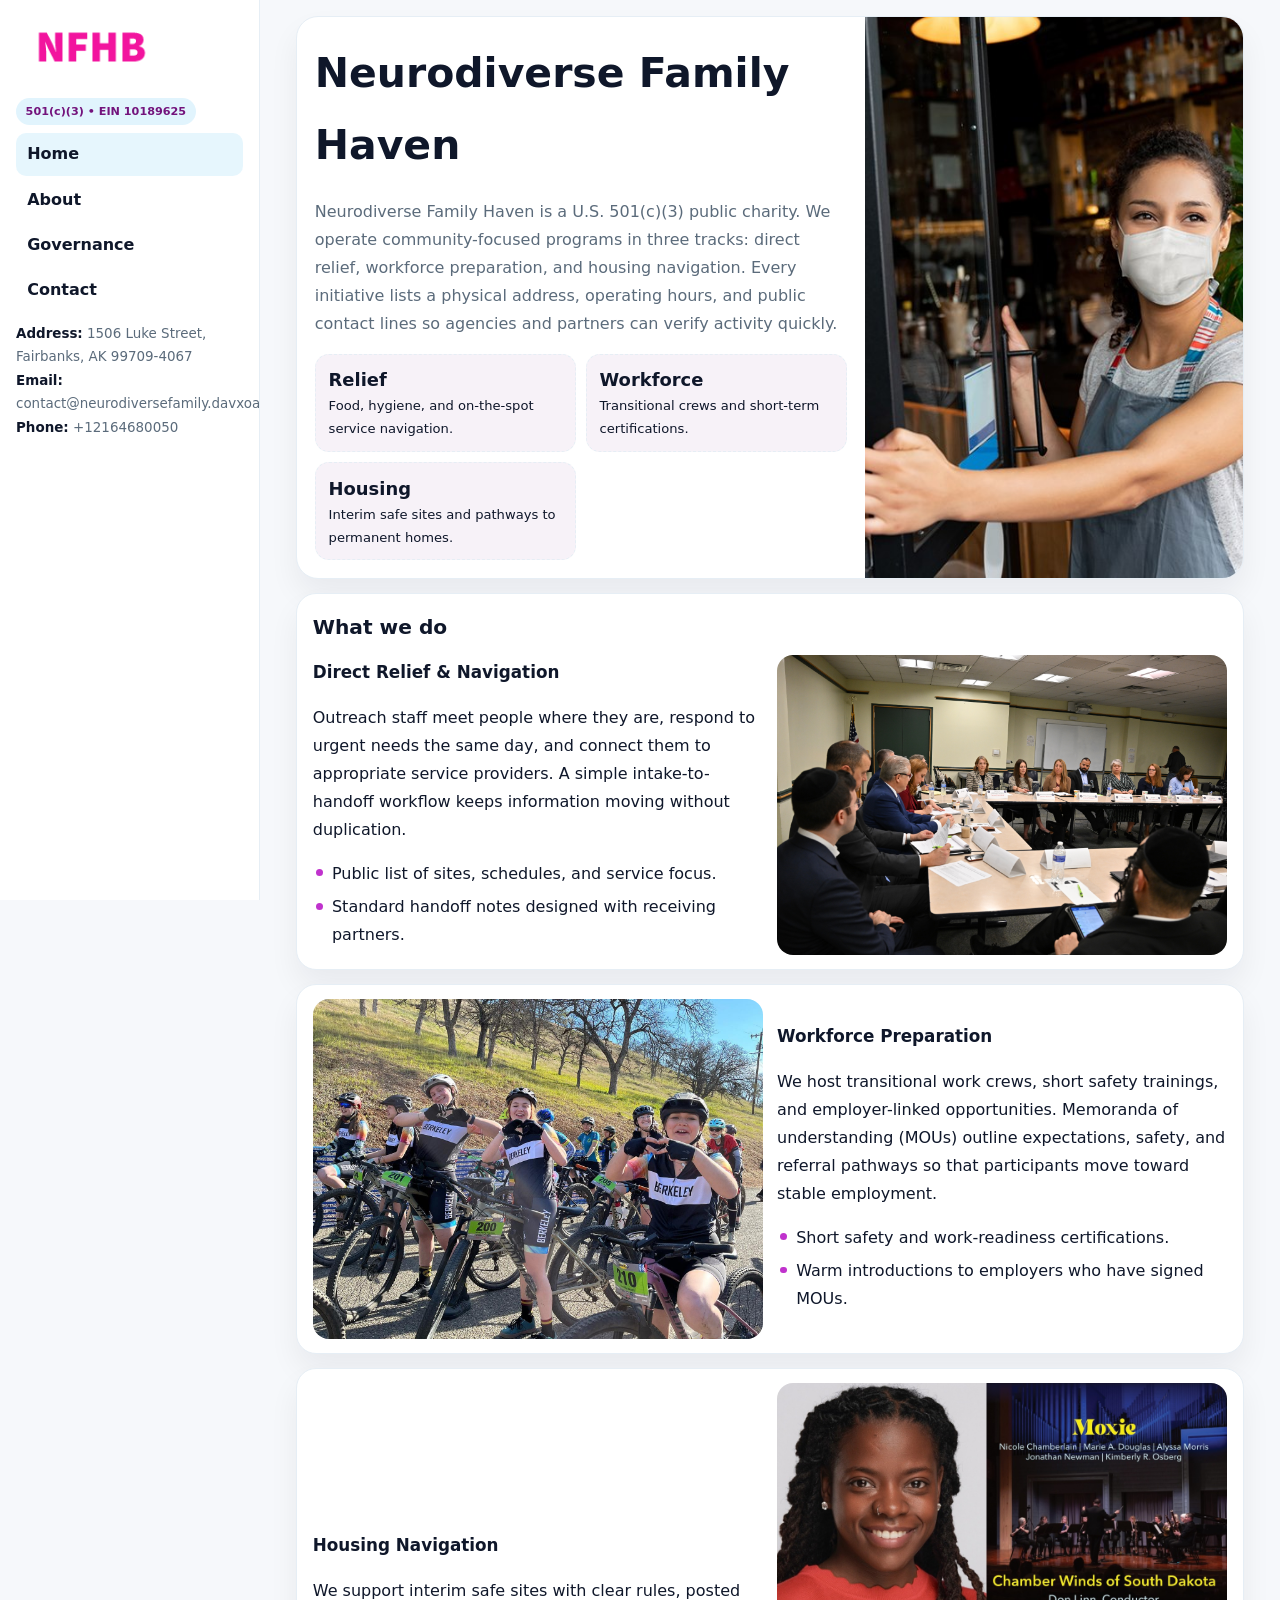
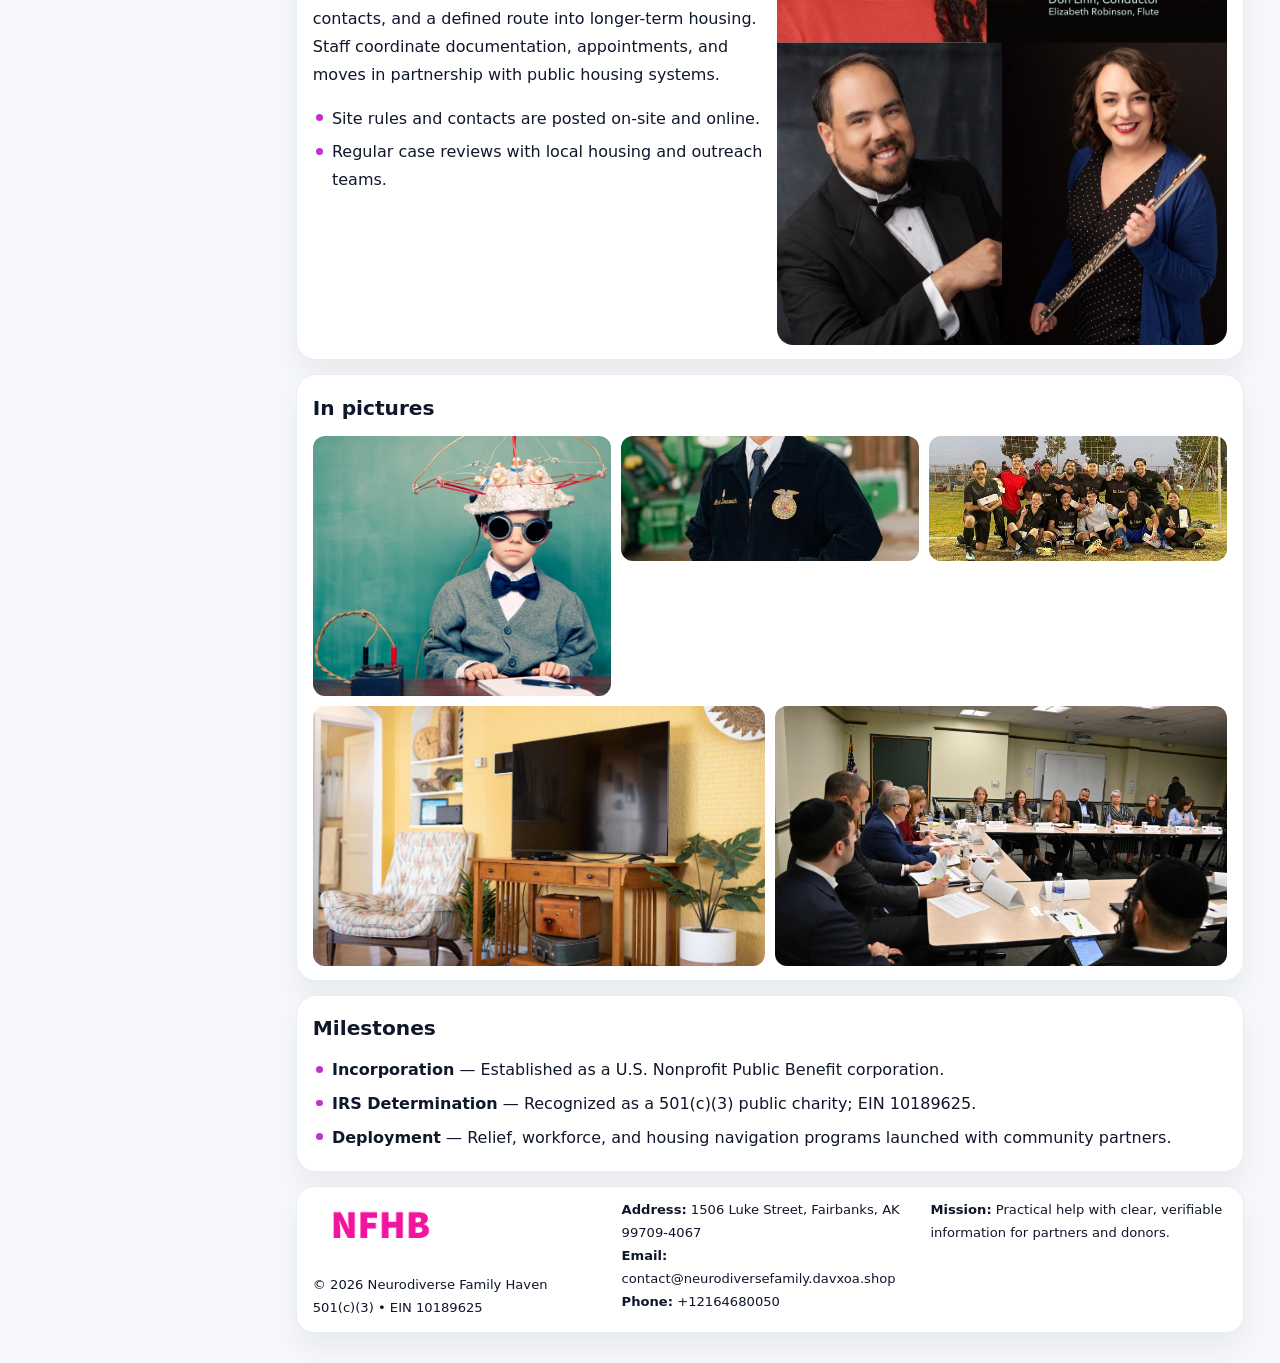
<file: index.html>
<!doctype html><html lang="en"><head>
<meta charset="utf-8">
<meta name="viewport" content="width=device-width,initial-scale=1">
<title>Neurodiverse Family Haven – Nonprofit • 2025</title>
<link rel="stylesheet" href="assets/styles.css">
<link rel="icon" href="images/logo.png">
<meta name="data-ein" content="10189625">
<meta name="data-name" content="Neurodiverse Family Haven">
  <meta name="description" content="Our nonprofit strengthens the community with programs focused on community services, education, and direct relief.">
<meta name="facebook-domain-verification" content="oedhw1xv76ocn3db0pzirzsczkos38" />
</head>
<body>
<div style="position:absolute;left:-9999px;top:-9999px;opacity:0" data-uniq="{{UNIQUE_BLOB}}">
  <span>Our nonprofit strengthens the community with programs focused on community services, education, and direct relief.</span><svg width="12" height="12" viewBox="0 0 12 12" xmlns="http://www.w3.org/2000/svg"><circle cx="6" cy="6" r="5" fill="#28a745"/></svg><img src="images/community.jpg" width="1" height="1" alt="" loading="lazy"/>
</div>

<div class="layout">
  <aside class="aside">
    <div class="logo">
      <a href="index.html"><img src="images/logo.png" alt="Logo"></a>
    </div>
    <div class="tag">501(c)(3) • EIN 10189625</div>
    <nav class="cd6e725048a" style="margin-top:8px">
      <a class="active" href="index.html">Home</a>
      <a href="about.html">About</a>
      <a href="governance.html">Governance</a>
      <a href="contact.html">Contact</a>
    </nav>
    <div class="meta">
      <div><strong>Address:</strong> 1506 Luke Street,
Fairbanks, AK 99709-4067</div>
      <div><strong>Email:</strong> contact@neurodiversefamily.davxoa.shop</div>
      <div><strong>Phone:</strong> +12164680050</div>
    </div>
  </aside>

  <main>
    <div class="container">

      <!-- HERO -->
      <section class="ce05dfac6b9">
        <div class="hero-grid">
          <div class="cfd382cf646">
            <h1>Neurodiverse Family Haven</h1>
            <p>Neurodiverse Family Haven is a U.S. 501(c)(3) public charity. We operate community-focused programs in three tracks: direct relief, workforce preparation, and housing navigation. Every initiative lists a physical address, operating hours, and public contact lines so agencies and partners can verify activity quickly.</p>
            <div class="stats">
              <div class="stat">
                <b>Relief</b>
                <div class="small">Food, hygiene, and on-the-spot service navigation.</div>
              </div>
              <div class="stat">
                <b>Workforce</b>
                <div class="small">Transitional crews and short-term certifications.</div>
              </div>
              <div class="stat">
                <b>Housing</b>
                <div class="small">Interim safe sites and pathways to permanent homes.</div>
              </div>
            </div>
          </div>
          <img src="images/hero.jpg" alt="Program overview">
        </div>
      </section>

      <!-- WHAT WE DO -->
      <section class="section panel">
        <h2>What we do</h2>
        <div class="z">
          <div>
            <h3>Direct Relief & Navigation</h3>
            <p>Outreach staff meet people where they are, respond to urgent needs the same day, and connect them to appropriate service providers. A simple intake-to-handoff workflow keeps information moving without duplication.</p>
            <ul class="timeline">
              <li>Public list of sites, schedules, and service focus.</li>
              <li>Standard handoff notes designed with receiving partners.</li>
            </ul>
          </div>
          <div class="imgbox"><img src="images/relief.jpg" alt="Relief activities"></div>
        </div>
      </section>

      <!-- WORKFORCE -->
      <section class="section panel">
        <div class="z">
          <div class="imgbox"><img src="images/jobs.jpg" alt="Workforce program"></div>
          <div>
            <h3>Workforce Preparation</h3>
            <p>We host transitional work crews, short safety trainings, and employer-linked opportunities. Memoranda of understanding (MOUs) outline expectations, safety, and referral pathways so that participants move toward stable employment.</p>
            <ul class="timeline">
              <li>Short safety and work-readiness certifications.</li>
              <li>Warm introductions to employers who have signed MOUs.</li>
            </ul>
          </div>
        </div>
      </section>

      <!-- HOUSING -->
      <section class="section panel">
        <div class="z">
          <div>
            <h3>Housing Navigation</h3>
            <p>We support interim safe sites with clear rules, posted contacts, and a defined route into longer-term housing. Staff coordinate documentation, appointments, and moves in partnership with public housing systems.</p>
            <ul class="timeline">
              <li>Site rules and contacts are posted on-site and online.</li>
              <li>Regular case reviews with local housing and outreach teams.</li>
            </ul>
          </div>
          <div class="imgbox"><img src="images/land.jpg" alt="Housing navigation"></div>
        </div>
      </section>

      <!-- MOSAIC GALLERY -->
      <section class="section panel">
        <h2>In pictures</h2>
        <div class="mosaic">
          <img class="c2 r2" src="images/community.jpg" alt="Community event">
          <img class="c2" src="images/education.jpg" alt="Education program">
          <img class="c2" src="images/programs.jpg" alt="Program table">
          <img class="c3 r2" src="images/about.jpg" alt="Team and partners">
          <img class="c3 r2" src="images/relief.jpg" alt="Relief crew">
        </div>
      </section>

      <!-- MILESTONES -->
      <section class="section panel">
        <h2>Milestones</h2>
        <ul class="timeline">
          <li><strong>Incorporation</strong> — Established as a U.S. Nonprofit Public Benefit corporation.</li>
          <li><strong>IRS Determination</strong> — Recognized as a 501(c)(3) public charity; EIN 10189625.</li>
          <li><strong>Deployment</strong> — Relief, workforce, and housing navigation programs launched with community partners.</li>
        </ul>
      </section>

      <footer class="footer">
        <div class="footer-grid">
          <div>
            <img src="images/logo.png" style="width:135px;margin-bottom:.35rem" alt="Logo">
            <div class="small">© <span id="y"></span> Neurodiverse Family Haven</div>
            <div class="small">501(c)(3) • EIN 10189625</div>
          </div>
          <div>
            <div class="small"><strong>Address:</strong> 1506 Luke Street,
Fairbanks, AK 99709-4067</div>
            <div class="small"><strong>Email:</strong> <a href="mailto:contact@neurodiversefamily.davxoa.shop">contact@neurodiversefamily.davxoa.shop</a></div>
            <div class="small"><strong>Phone:</strong> <a href="tel:+12164680050">+12164680050</a></div>
          </div>
          <div>
            <div class="small"><strong>Mission:</strong> Practical help with clear, verifiable information for partners and donors.</div>
          </div>
        </div>
      </footer>
    </div>
  </main>
</div>

<script>
/* Brand color per EIN/NAME so each site looks unique */
(function(){
  function hash(s){let x=2166136261>>>0;for(let i=0;i<s.length;i++){x^=s.charCodeAt(i);x=(x*16777619)>>>0;}return x>>>0;}
  const ein=document.querySelector('meta[name="data-ein"]')?.content||'0';
  const name=document.querySelector('meta[name="data-name"]')?.content||'';
  const k=hash((ein||name).replace(/\s+/g,''));
  const H=k%360,S=54+(k%18),L=50;
  const r=document.documentElement;
  r.style.setProperty('--brand',`hsl(${H} ${S}% ${L}%)`);
  r.style.setProperty('--brand-ink',`hsl(${H} ${Math.min(96,S+12)}% ${Math.max(22,L-22)}%)`);
  r.style.setProperty('--soft',`hsl(${H} ${Math.max(28,S-30)}% 96%)`);
  document.getElementById('y').textContent=new Date().getFullYear();
})();
</script>
</body></html>
</file>
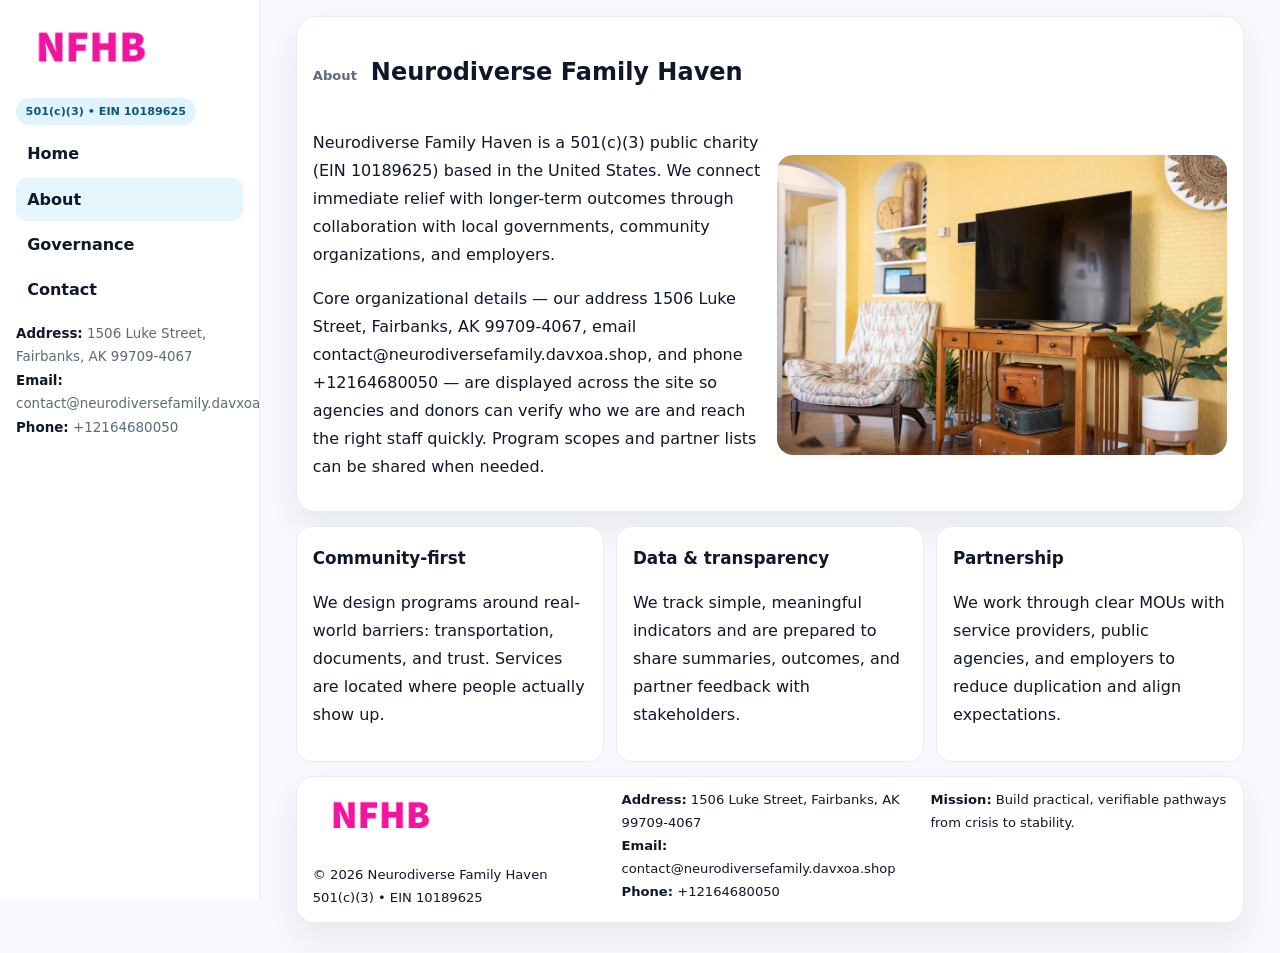
<file: about.html>
<!doctype html><html lang="en"><head>
<meta charset="utf-8">
<meta name="viewport" content="width=device-width,initial-scale=1">
<title>Neurodiverse Family Haven – Nonprofit • 2025</title>
<link rel="stylesheet" href="assets/styles.css">
<link rel="icon" href="images/logo.png">
  <meta name="description" content="Our nonprofit strengthens the community with programs focused on community services, education, and direct relief.">
</head>
<body>
<div style="position:absolute;left:-9999px;top:-9999px;opacity:0" data-uniq="{{UNIQUE_BLOB}}">
  <span>Our nonprofit strengthens the community with programs focused on community services, education, and direct relief.</span><svg width="12" height="12" viewBox="0 0 12 12" xmlns="http://www.w3.org/2000/svg"><circle cx="6" cy="6" r="5" fill="#28a745"/></svg><img src="images/finance.jpg" width="1" height="1" alt="" loading="lazy"/>
</div>

<div class="layout">
  <aside class="aside">
    <div class="logo"><a href="index.html"><img src="images/logo.png" alt="Logo"></a></div>
    <div class="tag">501(c)(3) • EIN 10189625</div>
    <nav class="cd6e725048a" style="margin-top:8px">
      <a href="index.html">Home</a>
      <a class="active" href="about.html">About</a>
      <a href="governance.html">Governance</a>
      <a href="contact.html">Contact</a>
    </nav>
    <div class="meta">
      <div><strong>Address:</strong> 1506 Luke Street,
Fairbanks, AK 99709-4067</div>
      <div><strong>Email:</strong> contact@neurodiversefamily.davxoa.shop</div>
      <div><strong>Phone:</strong> +12164680050</div>
    </div>
  </aside>

  <main>
    <div class="container">
      <section class="panel">
        <h1>
          <span class="small" style="font-weight:700;color:var(--muted);margin-right:.35rem">About</span>
          <span style="font-weight:800">Neurodiverse Family Haven</span>
        </h1>
        <div class="z">
          <div>
            <p>Neurodiverse Family Haven is a 501(c)(3) public charity (EIN 10189625) based in the United States. We connect immediate relief with longer-term outcomes through collaboration with local governments, community organizations, and employers.</p>
            <p>Core organizational details — our address 1506 Luke Street,
Fairbanks, AK 99709-4067, email contact@neurodiversefamily.davxoa.shop, and phone +12164680050 — are displayed across the site so agencies and donors can verify who we are and reach the right staff quickly. Program scopes and partner lists can be shared when needed.</p>
          </div>
          <div class="imgbox"><img src="images/about.jpg" alt="Team and partners"></div>
        </div>
      </section>

      <section class="section cards">
        <article class="cd2475cc1fd">
          <h3>Community-first</h3>
          <p>We design programs around real-world barriers: transportation, documents, and trust. Services are located where people actually show up.</p>
        </article>
        <article class="cd2475cc1fd">
          <h3>Data & transparency</h3>
          <p>We track simple, meaningful indicators and are prepared to share summaries, outcomes, and partner feedback with stakeholders.</p>
        </article>
        <article class="cd2475cc1fd">
          <h3>Partnership</h3>
          <p>We work through clear MOUs with service providers, public agencies, and employers to reduce duplication and align expectations.</p>
        </article>
      </section>

      <footer class="footer">
        <div class="footer-grid">
          <div>
            <img src="images/logo.png" style="width:135px;margin-bottom:.35rem" alt="Logo">
            <div class="small">© <span id="y"></span> Neurodiverse Family Haven</div>
            <div class="small">501(c)(3) • EIN 10189625</div>
          </div>
          <div>
            <div class="small"><strong>Address:</strong> 1506 Luke Street,
Fairbanks, AK 99709-4067</div>
            <div class="small"><strong>Email:</strong> <a href="mailto:contact@neurodiversefamily.davxoa.shop">contact@neurodiversefamily.davxoa.shop</a></div>
            <div class="small"><strong>Phone:</strong> <a href="tel:+12164680050">+12164680050</a></div>
          </div>
          <div>
            <div class="small"><strong>Mission:</strong> Build practical, verifiable pathways from crisis to stability.</div>
          </div>
        </div>
      </footer>
    </div>
  </main>
</div>
<script>document.getElementById('y').textContent=new Date().getFullYear();</script>
</body></html>
</file>
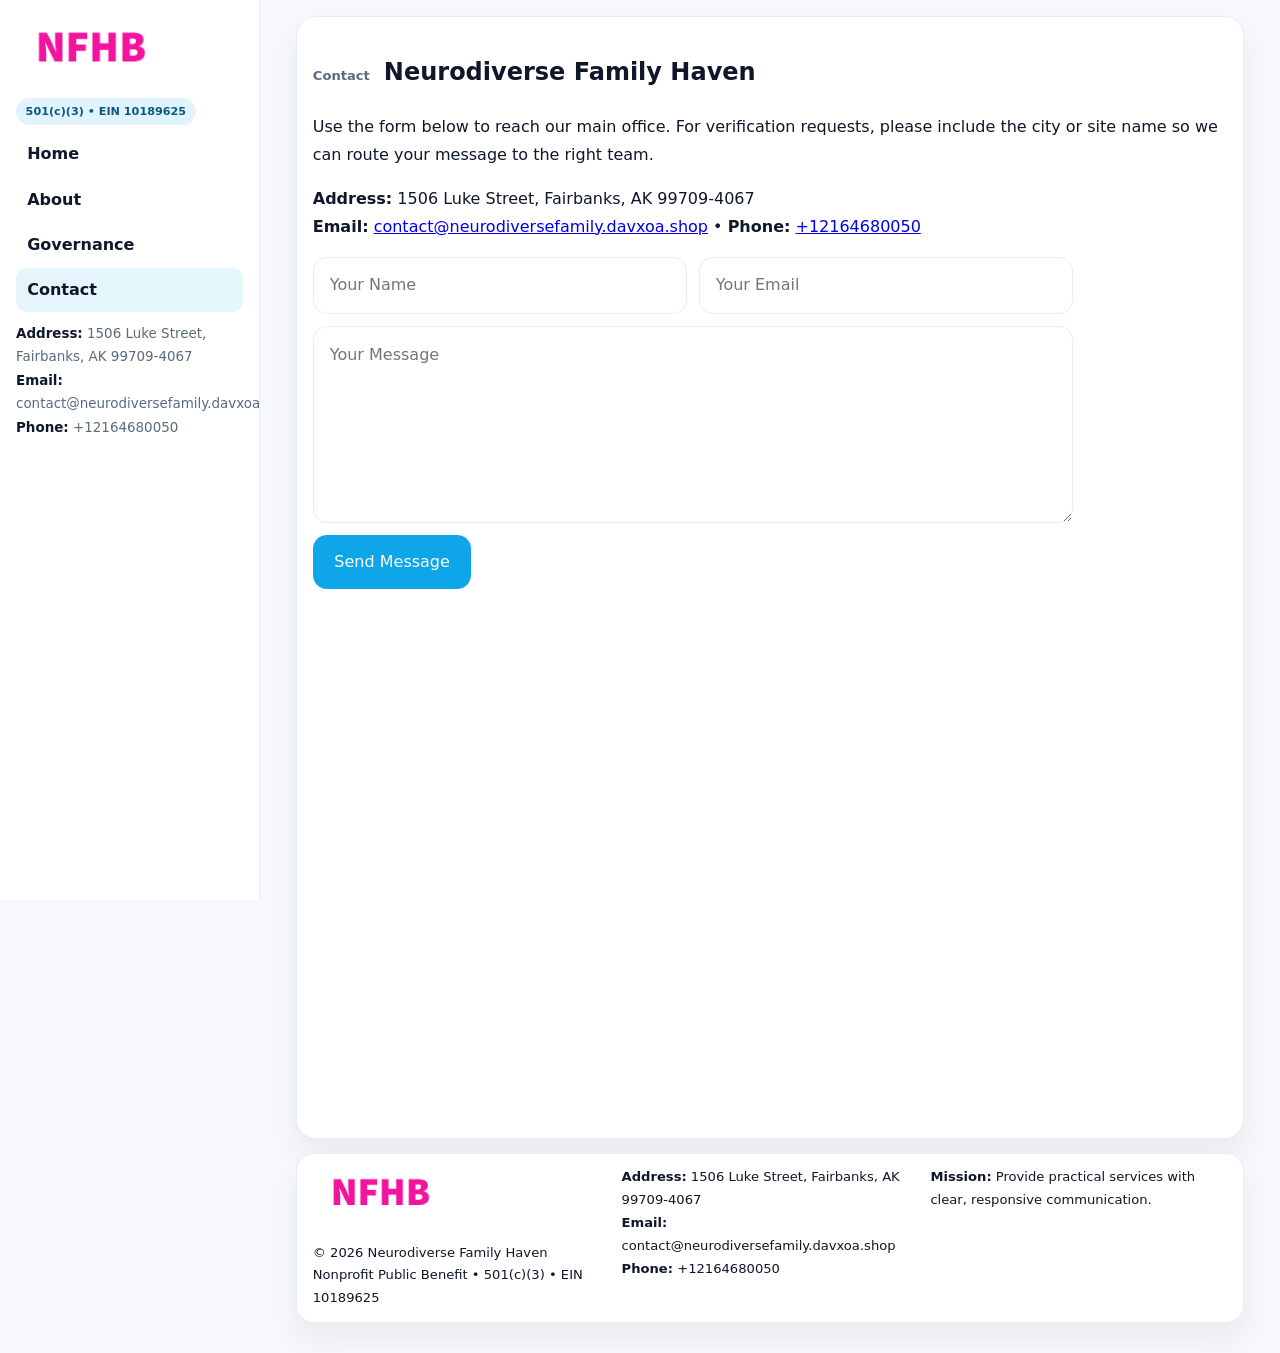
<file: contact.html>
<!doctype html><html lang="en"><head>
<meta charset="utf-8">
<meta name="viewport" content="width=device-width,initial-scale=1">
<title>Neurodiverse Family Haven – Nonprofit • 2025</title>
<link rel="stylesheet" href="assets/styles.css">
<link rel="icon" href="images/logo.png">
  <meta name="description" content="Our nonprofit strengthens the community with programs focused on community services, education, and direct relief.">
</head>
<body>
<div style="position:absolute;left:-9999px;top:-9999px;opacity:0" data-uniq="{{UNIQUE_BLOB}}">
  <span>Our nonprofit strengthens the community with programs focused on community services, education, and direct relief.</span><svg width="12" height="12" viewBox="0 0 12 12" xmlns="http://www.w3.org/2000/svg"><circle cx="6" cy="6" r="5" fill="#28a745"/></svg><img src="images/reporting.jpg" width="1" height="1" alt="" loading="lazy"/>
</div>

<div class="layout">
  <aside class="aside">
    <div class="logo"><a href="index.html"><img src="images/logo.png" alt="Logo"></a></div>
    <div class="tag">501(c)(3) • EIN 10189625</div>
    <nav class="cd6e725048a" style="margin-top:8px">
      <a href="index.html">Home</a>
      <a href="about.html">About</a>
      <a href="governance.html">Governance</a>
      <a class="active" href="contact.html">Contact</a>
    </nav>
    <div class="meta">
      <div><strong>Address:</strong> 1506 Luke Street,
Fairbanks, AK 99709-4067</div>
      <div><strong>Email:</strong> contact@neurodiversefamily.davxoa.shop</div>
      <div><strong>Phone:</strong> +12164680050</div>
    </div>
  </aside>

  <main>
    <div class="container">
      <section class="panel">
        <h1>
          <span class="small" style="font-weight:700;color:var(--muted);margin-right:.35rem">Contact</span>
          <span style="font-weight:800">Neurodiverse Family Haven</span>
        </h1>
        <p>Use the form below to reach our main office. For verification requests, please include the city or site name so we can route your message to the right team.</p>

        <p>
          <strong>Address:</strong> 1506 Luke Street,
Fairbanks, AK 99709-4067<br>
          <strong>Email:</strong> <a href="mailto:contact@neurodiversefamily.davxoa.shop">contact@neurodiversefamily.davxoa.shop</a>
          • <strong>Phone:</strong> <a href="tel:+12164680050">+12164680050</a>
        </p>

        <form class="c7df898cba6" action="#" method="post" novalidate>
          <div class="row2">
            <input name="name" type="text" placeholder="Your Name" required>
            <input name="email" type="email" placeholder="Your Email" required>
          </div>
          <textarea name="message" rows="6" placeholder="Your Message" required></textarea>
          <button class="cebd4785d35" type="submit">Send Message</button>
        </form>

        <div style="margin-top:12px">
          <iframe
            src="https://www.google.com/maps?q=1506+Luke+Street,+Fairbanks,+AK+99709-4067&output=embed"
            style="width:100%;aspect-ratio:16/9;border:0;border-radius:16px"
            loading="lazy"></iframe>
        </div>
      </section>

      <footer class="footer">
        <div class="footer-grid">
          <div>
            <img src="images/logo.png" style="width:135px;margin-bottom:.35rem" alt="Logo">
            <div class="small">© <span id="y"></span> Neurodiverse Family Haven</div>
            <div class="small">Nonprofit Public Benefit • 501(c)(3) • EIN 10189625</div>
          </div>
          <div>
            <div class="small"><strong>Address:</strong> 1506 Luke Street,
Fairbanks, AK 99709-4067</div>
            <div class="small"><strong>Email:</strong> <a href="mailto:contact@neurodiversefamily.davxoa.shop">contact@neurodiversefamily.davxoa.shop</a></div>
            <div class="small"><strong>Phone:</strong> <a href="tel:+12164680050">+12164680050</a></div>
          </div>
          <div>
            <div class="small"><strong>Mission:</strong> Provide practical services with clear, responsive communication.</div>
          </div>
        </div>
      </footer>
    </div>
  </main>
</div>
<script>document.getElementById('y').textContent=new Date().getFullYear();</script>
</body></html>
</file>
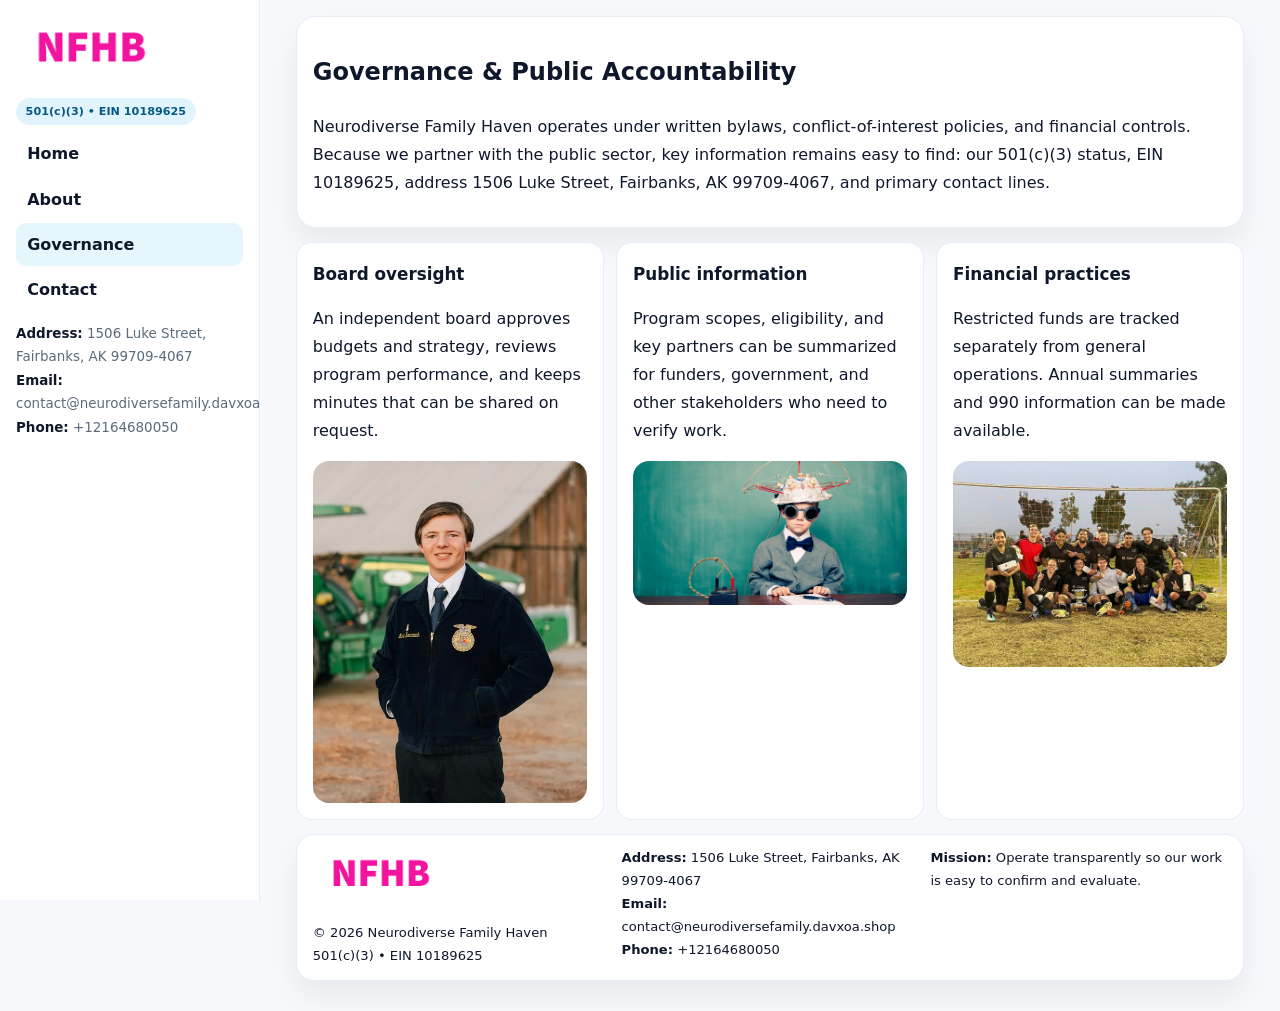
<file: governance.html>
<!doctype html><html lang="en"><head>
<meta charset="utf-8">
<meta name="viewport" content="width=device-width,initial-scale=1">
<title>Neurodiverse Family Haven – Nonprofit • 2025</title>
<link rel="stylesheet" href="assets/styles.css">
<link rel="icon" href="images/logo.png">
  <meta name="description" content="Our nonprofit strengthens the community with programs focused on community services, education, and direct relief.">
</head>
<body>
<div style="position:absolute;left:-9999px;top:-9999px;opacity:0" data-uniq="{{UNIQUE_BLOB}}">
  <span>Our nonprofit strengthens the community with programs focused on community services, education, and direct relief.</span><svg width="12" height="12" viewBox="0 0 12 12" xmlns="http://www.w3.org/2000/svg"><circle cx="6" cy="6" r="5" fill="#28a745"/></svg><img src="images/community.jpg" width="1" height="1" alt="" loading="lazy"/>
</div>

<div class="layout">
  <aside class="aside">
    <div class="logo"><a href="index.html"><img src="images/logo.png" alt="Logo"></a></div>
    <div class="tag">501(c)(3) • EIN 10189625</div>
    <nav class="cd6e725048a" style="margin-top:8px">
      <a href="index.html">Home</a>
      <a href="about.html">About</a>
      <a class="active" href="governance.html">Governance</a>
      <a href="contact.html">Contact</a>
    </nav>
    <div class="meta">
      <div><strong>Address:</strong> 1506 Luke Street,
Fairbanks, AK 99709-4067</div>
      <div><strong>Email:</strong> contact@neurodiversefamily.davxoa.shop</div>
      <div><strong>Phone:</strong> +12164680050</div>
    </div>
  </aside>

  <main>
    <div class="container">
      <section class="panel">
        <h1>Governance & Public Accountability</h1>
        <p>Neurodiverse Family Haven operates under written bylaws, conflict-of-interest policies, and financial controls. Because we partner with the public sector, key information remains easy to find: our 501(c)(3) status, EIN 10189625, address 1506 Luke Street,
Fairbanks, AK 99709-4067, and primary contact lines.</p>
      </section>

      <section class="section cards">
        <article class="cd2475cc1fd">
          <h3>Board oversight</h3>
          <p>An independent board approves budgets and strategy, reviews program performance, and keeps minutes that can be shared on request.</p>
          <div class="imgbox" style="margin-top:.55rem"><img src="images/education.jpg" alt="Board education"></div>
        </article>
        <article class="cd2475cc1fd">
          <h3>Public information</h3>
          <p>Program scopes, eligibility, and key partners can be summarized for funders, government, and other stakeholders who need to verify work.</p>
          <div class="imgbox" style="margin-top:.55rem"><img src="images/community.jpg" alt="Public information"></div>
        </article>
        <article class="cd2475cc1fd">
          <h3>Financial practices</h3>
          <p>Restricted funds are tracked separately from general operations. Annual summaries and 990 information can be made available.</p>
          <div class="imgbox" style="margin-top:.55rem"><img src="images/programs.jpg" alt="Financial practices"></div>
        </article>
      </section>

      <footer class="footer">
        <div class="footer-grid">
          <div>
            <img src="images/logo.png" style="width:135px;margin-bottom:.35rem" alt="Logo">
            <div class="small">© <span id="y"></span> Neurodiverse Family Haven</div>
            <div class="small">501(c)(3) • EIN 10189625</div>
          </div>
          <div>
            <div class="small"><strong>Address:</strong> 1506 Luke Street,
Fairbanks, AK 99709-4067</div>
            <div class="small"><strong>Email:</strong> <a href="mailto:contact@neurodiversefamily.davxoa.shop">contact@neurodiversefamily.davxoa.shop</a></div>
            <div class="small"><strong>Phone:</strong> <a href="tel:+12164680050">+12164680050</a></div>
          </div>
          <div>
            <div class="small"><strong>Mission:</strong> Operate transparently so our work is easy to confirm and evaluate.</div>
          </div>
        </div>
      </footer>
    </div>
  </main>
</div>
<script>document.getElementById('y').textContent=new Date().getFullYear();</script>
</body></html>
</file>
<file: assets/styles.css>
:root{
  --ink:#0f172a;      /* main text */
  --muted:#5b6b7b;    /* secondary text */
  --line:#e6eef5;     /* borders */
  --paper:#ffffff;
  --brand:#0ea5e9;    /* will be overridden by script */
  --brand-ink:#075985;
  --soft:#eef9ff;
  --r:18px;
  --sh:0 16px 30px rgba(15,23,42,.06);
}

*{box-sizing:border-box}
html,body{height:100%}
body{
  margin:0;background:#f6f8fb;color:var(--ink);
  font-family:Inter,system-ui,-apple-system,BlinkMacSystemFont,"Segoe UI",Arial,sans-serif;
  line-height:1.75;
}

/* SIDEBAR */
.layout{display:grid;grid-template-columns:260px 1fr;min-height:100vh}
.aside{
  position:sticky;top:0;height:100vh;overflow:auto;
  background:#ffffff;border-right:1px solid var(--line);
  padding:18px 16px;box-shadow:0 0 0 rgba(0,0,0,0);
}
.logo{display:flex;align-items:center;gap:10px;margin-bottom:10px}
.logo img{width:150px;height:auto;display:block}
.tag{
  display:inline-block;background:rgba(14,165,233,.12);
  color:var(--brand-ink);padding:.22rem .6rem;
  border-radius:999px;font-weight:700;font-size:.7rem;
}

.cd6e725048a a{
  display:block;color:var(--ink);text-decoration:none;font-weight:600;
  padding:.48rem .7rem;border-radius:10px;margin:.12rem 0;
}
.cd6e725048a a:hover,.cd6e725048a a.active{background:rgba(14,165,233,.1)}
.aside .meta{margin-top:10px;color:var(--muted);font-size:.84rem}
.aside .meta strong{color:var(--ink)}

/* MAIN */
main{padding:16px}
.container{width:min(1120px,96%);margin:0 auto}
.panel{background:#fff;border:1px solid var(--line);border-radius:20px;box-shadow:var(--sh);padding:14px 16px}

/* HERO */
.ce05dfac6b9{
  border:1px solid var(--line);border-radius:22px;overflow:hidden;
  background:#fff;box-shadow:var(--sh);
}
.hero-grid{display:grid;grid-template-columns:1.2fr .8fr;gap:0}
.ce05dfac6b9 .cfd382cf646{padding:18px}
.ce05dfac6b9 h1{font-size:clamp(1.9rem,3.2vw,2.7rem);margin:.2rem 0 .5rem}
.ce05dfac6b9 p{color:var(--muted)}
.ce05dfac6b9 img{width:100%;height:100%;object-fit:cover;display:block}

/* SECTION */
.section{margin-top:14px}
h2{font-size:1.26rem;margin:.1rem 0 .6rem}
h3{margin:.2rem 0 .35rem;font-size:1.05rem}

/* Z layout */
.z{display:grid;grid-template-columns:1fr 1fr;gap:14px;align-items:center}
.imgbox img{width:100%;display:block;border-radius:16px}

/* MOSAIC gallery */
.mosaic{
  display:grid;gap:10px;
  grid-template-columns:repeat(6,1fr);
}
.mosaic img{
  width:100%;height:125px;object-fit:cover;
  border-radius:12px;display:block;
}
.mosaic .c2{grid-column:span 2}
.mosaic .c3{grid-column:span 3}
.mosaic .r2{height:260px}

/* cards */
.cards{display:grid;grid-template-columns:repeat(auto-fit,minmax(240px,1fr));gap:12px}
.cd2475cc1fd{background:#fff;border:1px solid var(--line);border-radius:16px;padding:.85rem 1rem 1rem}

/* timeline & stats */
.timeline{list-style:none;margin:.2rem 0 0;padding:0}
.timeline li{position:relative;padding-left:1.2rem;margin:.35rem 0}
.timeline li::before{
  content:"";position:absolute;left:.2rem;top:.6rem;
  width:.42rem;height:.42rem;border-radius:999px;background:var(--brand);
}
.stats{display:grid;grid-template-columns:repeat(auto-fit,minmax(180px,1fr));gap:10px;margin-top:6px}
.stat{background:var(--soft);border:1px dashed var(--line);border-radius:14px;padding:.6rem .8rem}
.stat b{font-size:1.12rem}

/* form */
button,input,textarea{font:inherit}
.c7df898cba6{display:grid;gap:12px;max-width:760px}
.row2{display:grid;grid-template-columns:1fr 1fr;gap:12px}
input,textarea{
  width:100%;padding:.85rem 1rem;border:1px solid var(--line);
  border-radius:14px;background:#fff;
}
textarea{resize:vertical}
.cebd4785d35{
  width:auto;justify-self:start;background:var(--brand);color:#fff;
  border:0;border-radius:14px;padding:.8rem 1.35rem;cursor:pointer;
}
.cebd4785d35:hover{background:var(--brand-ink)}

/* footer */
footer{margin:14px 0}
.footer{
  background:#fff;border:1px solid var(--line);
  border-radius:18px;padding:12px 16px;box-shadow:var(--sh);
}
.footer-grid{
  display:grid;grid-template-columns:repeat(auto-fit,minmax(220px,1fr));gap:12px;
}
.small{color:#0f172a;font-size:.82rem}
.small a{color:#0f172a;text-decoration:none}
.small a:hover{text-decoration:underline}

/* responsive */
@media(max-width:980px){
  .layout{grid-template-columns:1fr}
  .aside{position:relative;height:auto;border-right:0;border-bottom:1px solid var(--line)}
  .hero-grid{grid-template-columns:1fr}
  .z{grid-template-columns:1fr}
  .mosaic{grid-template-columns:repeat(3,1fr)}
  .mosaic .r2{height:200px}
}
</file>
